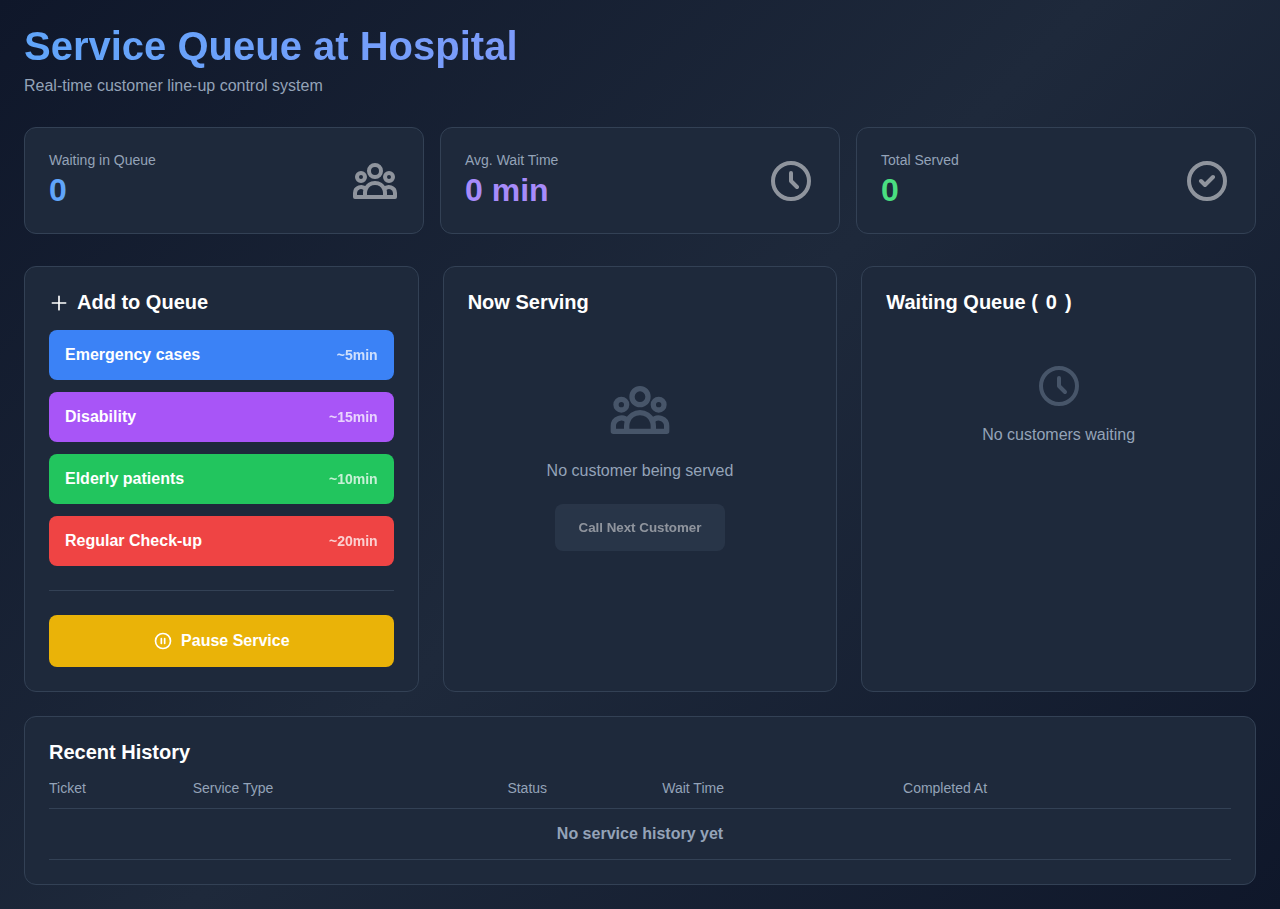
<file: queue-management/index.html>
<!DOCTYPE html>
<html lang="en">
<head>
    <meta charset="UTF-8">
    <meta name="viewport" content="width=device-width, initial-scale=1.0">
    <title>Service Queue at Hospital</title>
    <link rel="stylesheet" href="styles.css">
</head>
<body>
    <div class="container">
        <!-- Header -->
        <header class="header">
            <h1 class="main-title">Service Queue at Hospital</h1>
            <p class="subtitle">Real-time customer line-up control system</p>
        </header>

        <!-- Statistics Dashboard -->
        <div class="stats-grid">
            <div class="stat-card">
                <div class="stat-content">
                    <div>
                        <p class="stat-label">Waiting in Queue</p>
                        <p class="stat-value stat-blue" id="waitingCount">0</p>
                    </div>
                    <svg class="stat-icon" fill="none" stroke="currentColor" viewBox="0 0 24 24">
                        <path stroke-linecap="round" stroke-linejoin="round" stroke-width="2" d="M17 20h5v-2a3 3 0 00-5.356-1.857M17 20H7m10 0v-2c0-.656-.126-1.283-.356-1.857M7 20H2v-2a3 3 0 015.356-1.857M7 20v-2c0-.656.126-1.283.356-1.857m0 0a5.002 5.002 0 019.288 0M15 7a3 3 0 11-6 0 3 3 0 016 0zm6 3a2 2 0 11-4 0 2 2 0 014 0zM7 10a2 2 0 11-4 0 2 2 0 014 0z"></path>
                    </svg>
                </div>
            </div>

            <div class="stat-card">
                <div class="stat-content">
                    <div>
                        <p class="stat-label">Avg. Wait Time</p>
                        <p class="stat-value stat-purple" id="avgWaitTime">0 min</p>
                    </div>
                    <svg class="stat-icon" fill="none" stroke="currentColor" viewBox="0 0 24 24">
                        <path stroke-linecap="round" stroke-linejoin="round" stroke-width="2" d="M12 8v4l3 3m6-3a9 9 0 11-18 0 9 9 0 0118 0z"></path>
                    </svg>
                </div>
            </div>

            <div class="stat-card">
                <div class="stat-content">
                    <div>
                        <p class="stat-label">Total Served</p>
                        <p class="stat-value stat-green" id="totalServed">0</p>
                    </div>
                    <svg class="stat-icon" fill="none" stroke="currentColor" viewBox="0 0 24 24">
                        <path stroke-linecap="round" stroke-linejoin="round" stroke-width="2" d="M9 12l2 2 4-4m6 2a9 9 0 11-18 0 9 9 0 0118 0z"></path>
                    </svg>
                </div>
            </div>
        </div>

        <!-- Main Grid -->
        <div class="main-grid">
            <!-- Left Panel - Add Customers -->
            <div class="panel">
                <h2 class="panel-title">
                    <svg class="icon-small" fill="none" stroke="currentColor" viewBox="0 0 24 24">
                        <path stroke-linecap="round" stroke-linejoin="round" stroke-width="2" d="M12 4v16m8-8H4"></path>
                    </svg>
                    Add to Queue
                </h2>
                <div class="service-buttons">
                    <button class="service-btn service-general" onclick="addToQueue('general')">
                        <span>Emergency cases</span>
                        <span class="service-time">~5min</span>
                    </button>
                    <button class="service-btn service-technical" onclick="addToQueue('technical')">
                        <span>Disability</span>
                        <span class="service-time">~15min</span>
                    </button>
                    <button class="service-btn service-billing" onclick="addToQueue('billing')">
                        <span>Elderly patients</span>
                        <span class="service-time">~10min</span>
                    </button>
                    <button class="service-btn service-complaint" onclick="addToQueue('complaint')">
                        <span>Regular Check-up</span>
                        <span class="service-time">~20min</span>
                    </button>
                </div>

                <div class="control-section">
                    <button class="control-btn" id="pauseBtn" onclick="togglePause()">
                        <svg class="icon-small" fill="none" stroke="currentColor" viewBox="0 0 24 24">
                            <path stroke-linecap="round" stroke-linejoin="round" stroke-width="2" d="M10 9v6m4-6v6m7-3a9 9 0 11-18 0 9 9 0 0118 0z"></path>
                        </svg>
                        Pause Service
                    </button>
                </div>
            </div>

            <!-- Middle Panel - Current Customer -->
            <div class="panel">
                <h2 class="panel-title">Now Serving</h2>
                
                <div id="currentCustomer">
                    <div class="empty-state">
                        <svg class="empty-icon" fill="none" stroke="currentColor" viewBox="0 0 24 24">
                            <path stroke-linecap="round" stroke-linejoin="round" stroke-width="2" d="M17 20h5v-2a3 3 0 00-5.356-1.857M17 20H7m10 0v-2c0-.656-.126-1.283-.356-1.857M7 20H2v-2a3 3 0 015.356-1.857M7 20v-2c0-.656.126-1.283.356-1.857m0 0a5.002 5.002 0 019.288 0M15 7a3 3 0 11-6 0 3 3 0 016 0zm6 3a2 2 0 11-4 0 2 2 0 014 0zM7 10a2 2 0 11-4 0 2 2 0 014 0z"></path>
                        </svg>
                        <p class="empty-text">No customer being served</p>
                        <button class="call-next-btn" onclick="callNext()">Call Next Customer</button>
                    </div>
                </div>
            </div>

            <!-- Right Panel - Queue List -->
            <div class="panel">
                <h2 class="panel-title">Waiting Queue (<span id="queueCount">0</span>)</h2>
                
                <div class="queue-list" id="queueList">
                    <div class="empty-state-small">
                        <svg class="empty-icon-small" fill="none" stroke="currentColor" viewBox="0 0 24 24">
                            <path stroke-linecap="round" stroke-linejoin="round" stroke-width="2" d="M12 8v4l3 3m6-3a9 9 0 11-18 0 9 9 0 0118 0z"></path>
                        </svg>
                        <p>No customers waiting</p>
                    </div>
                </div>
            </div>
        </div>

        <!-- Recent History -->
        <div class="history-panel">
            <h2 class="panel-title">Recent History</h2>
            <div class="table-container">
                <table class="history-table">
                    <thead>
                        <tr>
                            <th>Ticket</th>
                            <th>Service Type</th>
                            <th>Status</th>
                            <th>Wait Time</th>
                            <th>Completed At</th>
                        </tr>
                    </thead>
                    <tbody id="historyTable">
                        <tr>
                            <td colspan="5" class="empty-history">No service history yet</td>
                        </tr>
                    </tbody>
                </table>
            </div>
        </div>
    </div>

    <script src="script.js"></script>
</body>
</html>
</file>
<file: queue-management/styles.css>
/* Reset and Base Styles */
* {
    margin: 0;
    padding: 0;
    box-sizing: border-box;
}

body {
    font-family: -apple-system, BlinkMacSystemFont, 'Segoe UI', Roboto, Oxygen, Ubuntu, Cantarell, sans-serif;
    background: linear-gradient(135deg, #0f172a 0%, #1e293b 50%, #0f172a 100%);
    color: white;
    min-height: 100vh;
    padding: 24px;
}

.container {
    max-width: 1400px;
    margin: 0 auto;
}

/* Header */
.header {
    margin-bottom: 32px;
}

.main-title {
    font-size: 2.5rem;
    font-weight: bold;
    margin-bottom: 8px;
    background: linear-gradient(to right, #60a5fa, #a78bfa);
    -webkit-background-clip: text;
    -webkit-text-fill-color: transparent;
    background-clip: text;
}

.subtitle {
    color: #94a3b8;
    font-size: 1rem;
}

/* Statistics Grid */
.stats-grid {
    display: grid;
    grid-template-columns: repeat(auto-fit, minmax(250px, 1fr));
    gap: 16px;
    margin-bottom: 32px;
}

.stat-card {
    background: #1e293b;
    border: 1px solid #334155;
    border-radius: 12px;
    padding: 24px;
}

.stat-content {
    display: flex;
    justify-content: space-between;
    align-items: center;
}

.stat-label {
    color: #94a3b8;
    font-size: 0.875rem;
    margin-bottom: 4px;
}

.stat-value {
    font-size: 2rem;
    font-weight: bold;
}

.stat-blue { color: #60a5fa; }
.stat-purple { color: #a78bfa; }
.stat-green { color: #4ade80; }

.stat-icon {
    width: 48px;
    height: 48px;
    opacity: 0.5;
    color: currentColor;
}

/* Main Grid Layout */
.main-grid {
    display: grid;
    grid-template-columns: repeat(auto-fit, minmax(320px, 1fr));
    gap: 24px;
    margin-bottom: 24px;
}

.panel {
    background: #1e293b;
    border: 1px solid #334155;
    border-radius: 12px;
    padding: 24px;
}

.panel-title {
    font-size: 1.25rem;
    font-weight: 600;
    margin-bottom: 16px;
    display: flex;
    align-items: center;
    gap: 8px;
}

.icon-small {
    width: 20px;
    height: 20px;
}

/* Service Buttons */
.service-buttons {
    display: flex;
    flex-direction: column;
    gap: 12px;
}

.service-btn {
    width: 100%;
    padding: 16px;
    border: none;
    border-radius: 8px;
    color: white;
    font-weight: 600;
    font-size: 1rem;
    cursor: pointer;
    transition: all 0.2s;
    display: flex;
    justify-content: space-between;
    align-items: center;
}

.service-btn:hover {
    opacity: 0.8;
    transform: scale(1.02);
}

.service-general { background: #3b82f6; }
.service-technical { background: #a855f7; }
.service-billing { background: #22c55e; }
.service-complaint { background: #ef4444; }

.service-time {
    font-size: 0.875rem;
    opacity: 0.75;
}

/* Control Section */
.control-section {
    margin-top: 24px;
    padding-top: 24px;
    border-top: 1px solid #334155;
}

.control-btn {
    width: 100%;
    padding: 16px;
    border: none;
    border-radius: 8px;
    background: #eab308;
    color: white;
    font-weight: 600;
    font-size: 1rem;
    cursor: pointer;
    transition: all 0.2s;
    display: flex;
    align-items: center;
    justify-content: center;
    gap: 8px;
}

.control-btn:hover {
    background: #ca8a04;
}

.control-btn.paused {
    background: #22c55e;
}

.control-btn.paused:hover {
    background: #16a34a;
}

/* Current Customer Display */
.ticket-display {
    background: linear-gradient(135deg, #3b82f6 0%, #2563eb 100%);
    border-radius: 12px;
    padding: 24px;
    text-align: center;
    margin-bottom: 16px;
}

.ticket-label {
    font-size: 0.875rem;
    opacity: 0.75;
    margin-bottom: 8px;
}

.ticket-number {
    font-size: 3rem;
    font-weight: bold;
    margin-bottom: 8px;
}

.ticket-type {
    font-size: 1.125rem;
}

.ticket-info {
    background: #334155;
    border-radius: 8px;
    padding: 16px;
    margin-bottom: 16px;
}

.info-row {
    display: flex;
    justify-content: space-between;
    font-size: 0.875rem;
    margin-bottom: 8px;
}

.info-row:last-child {
    margin-bottom: 0;
}

.info-label {
    color: #94a3b8;
}

.info-value {
    font-weight: 500;
}

.action-buttons {
    display: flex;
    gap: 12px;
}

.action-btn {
    flex: 1;
    padding: 16px;
    border: none;
    border-radius: 8px;
    color: white;
    font-weight: 600;
    cursor: pointer;
    transition: all 0.2s;
    display: flex;
    align-items: center;
    justify-content: center;
    gap: 8px;
}

.btn-complete {
    background: #22c55e;
}

.btn-complete:hover {
    background: #16a34a;
}

.btn-skip {
    background: #ef4444;
}

.btn-skip:hover {
    background: #dc2626;
}

/* Empty State */
.empty-state {
    text-align: center;
    padding: 48px 24px;
}

.empty-icon {
    width: 64px;
    height: 64px;
    color: #475569;
    margin: 0 auto 16px;
}

.empty-text {
    color: #94a3b8;
    margin-bottom: 24px;
}

.call-next-btn {
    padding: 16px 24px;
    background: #3b82f6;
    color: white;
    border: none;
    border-radius: 8px;
    font-weight: 600;
    cursor: pointer;
    transition: all 0.2s;
}

.call-next-btn:hover {
    background: #2563eb;
}

.call-next-btn:disabled {
    background: #334155;
    cursor: not-allowed;
    opacity: 0.5;
}

/* Queue List */
.queue-list {
    max-height: 450px;
    overflow-y: auto;
}

.queue-list::-webkit-scrollbar {
    width: 8px;
}

.queue-list::-webkit-scrollbar-track {
    background: #1e293b;
}

.queue-list::-webkit-scrollbar-thumb {
    background: #475569;
    border-radius: 4px;
}

.empty-state-small {
    text-align: center;
    padding: 32px 16px;
    color: #94a3b8;
}

.empty-icon-small {
    width: 48px;
    height: 48px;
    color: #475569;
    margin: 0 auto 12px;
}

.queue-item {
    background: #334155;
    border-radius: 8px;
    padding: 16px;
    margin-bottom: 12px;
    display: flex;
    align-items: center;
    justify-content: space-between;
    transition: all 0.2s;
}

.queue-item:hover {
    background: #475569;
}

.queue-item-left {
    display: flex;
    align-items: center;
    gap: 12px;
}

.color-indicator {
    width: 8px;
    height: 48px;
    border-radius: 4px;
}

.queue-item-info h3 {
    font-size: 1.125rem;
    font-weight: bold;
    margin-bottom: 4px;
}

.queue-item-info p {
    font-size: 0.875rem;
    color: #94a3b8;
}

.wait-time {
    display: flex;
    align-items: center;
    gap: 4px;
    font-size: 0.75rem;
    color: #64748b;
    margin-top: 4px;
}

.wait-icon {
    width: 12px;
    height: 12px;
}

.queue-item-right {
    display: flex;
    align-items: center;
    gap: 12px;
}

.position-number {
    font-size: 1.5rem;
    font-weight: bold;
    color: #64748b;
}

.remove-btn {
    background: none;
    border: none;
    color: #f87171;
    cursor: pointer;
    padding: 4px;
    transition: color 0.2s;
}

.remove-btn:hover {
    color: #ef4444;
}

.remove-icon {
    width: 20px;
    height: 20px;
}

/* History Panel */
.history-panel {
    background: #1e293b;
    border: 1px solid #334155;
    border-radius: 12px;
    padding: 24px;
}

.table-container {
    overflow-x: auto;
}

.history-table {
    width: 100%;
    border-collapse: collapse;
}

.history-table thead tr {
    text-align: left;
    color: #94a3b8;
    font-size: 0.875rem;
    border-bottom: 1px solid #334155;
}

.history-table th {
    padding-bottom: 12px;
    font-weight: 500;
}

.history-table tbody tr {
    border-bottom: 1px solid #334155;
    transition: background 0.2s;
}

.history-table tbody tr:hover {
    background: #334155;
}

.history-table td {
    padding: 16px 8px;
}

.history-table td:first-child {
    font-weight: 600;
}

.status-badge {
    display: inline-block;
    padding: 4px 8px;
    border-radius: 4px;
    font-size: 0.75rem;
    font-weight: 600;
}

.status-completed {
    background: rgba(34, 197, 94, 0.2);
    color: #86efac;
}

.status-skipped {
    background: rgba(239, 68, 68, 0.2);
    color: #fca5a5;
}

.empty-history {
    text-align: center;
    padding: 32px;
    color: #94a3b8;
}

/* Responsive Design */
@media (max-width: 768px) {
    .main-title {
        font-size: 2rem;
    }

    .stats-grid {
        grid-template-columns: 1fr;
    }

    .main-grid {
        grid-template-columns: 1fr;
    }

    .stat-value {
        font-size: 1.75rem;
    }
}
</file>
